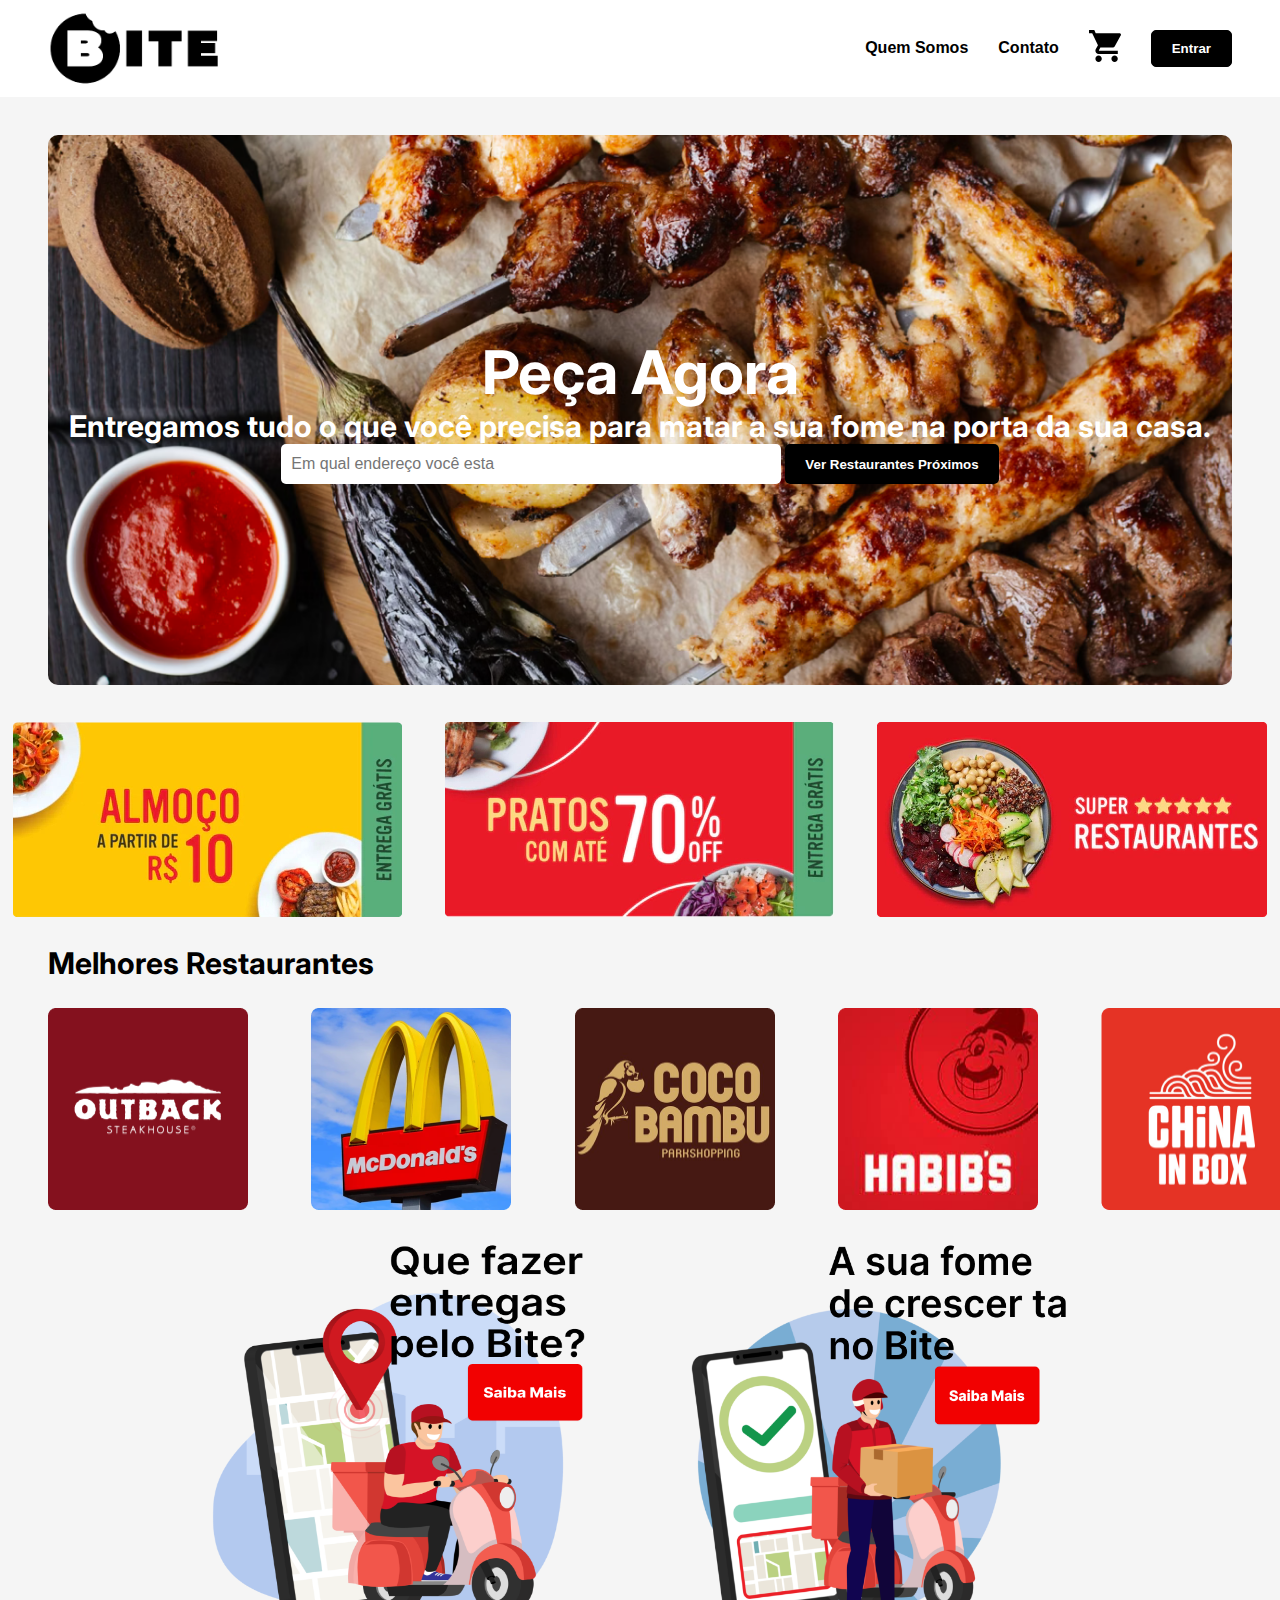
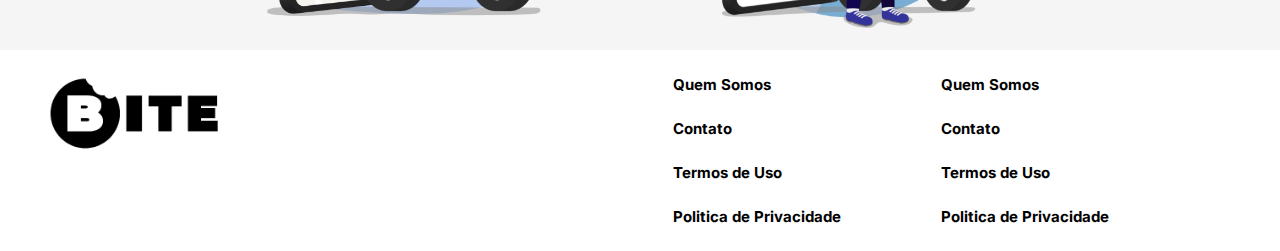
<file: index.html>
<!DOCTYPE html>
<html lang="en">
<head>
    <meta charset="UTF-8">
    <meta name="viewport" content="width=device-width, initial-scale=1.0">
    <link rel="stylesheet" href="style.css">
    <link rel="preconnect" href="https://fonts.googleapis.com">
    <link rel="preconnect" href="https://fonts.gstatic.com" crossorigin>
    <link href="https://fonts.googleapis.com/css2?family=Inter:ital,opsz,wght@0,14..32,100..900;1,14..32,100..900&display=swap" rel="stylesheet">
    <title>Bite</title>
</head>
<body>
    <header>
        <img class="logo" src="img/Logo-removebg-preview.png" alt="Logo">
        <div>
            <a class="btnQuemSomos" href="">Quem Somos</a>
            <a class="btnContato" href="">Contato</a>
            <a href=""><img class="btnCarrinho" src="img/shopping-cart_icon-icons.com_72552.svg" alt=""></a>
            <button class="btnEntrar">Entrar</button>
        </div>
    </header>
    <section class="section1">
        <div class="areaPesquisa">
            <h1 class="tituloAreaPesquisa">Peça Agora</h1>
            <h3>Entregamos tudo o que você precisa para matar a sua fome na porta da sua casa.</h3>
            <form action="">
                <input class="imputEndereço" type="text" placeholder="Em qual endereço você esta">
                <button class="btnRestaurantes">Ver Restaurantes Próximos</button>
            </form>
        </div>
        <div class="Promocoes">
            <img src="img/landing-banner-1.webp" alt="landing-banner-1">
            <img src="img/landing-banner-2.webp" alt="landing-banner-2">
            <img src="img/landing-banner-3.webp" alt="landing-banner-3">
        </div>
        <div class="melhoresRestaurantes">
            <h1>Melhores Restaurantes</h1>
            <div>
                <img src="img/outback.png" alt="">
                <img src="img/macdonalds.png" alt="">
                <img src="img/cocobambu.png" alt="">
                <img src="img/habibis.png" alt="">
                <img src="img/chinainbox.png" alt="">
            </div>
        </div>
        <div class="trabalheConosco">
            <img src="img/Group 1.png" alt="">
            <img src="img/Group 2.png" alt="">
        </div>
    </section>
    <footer>
        <img src="img/Logo-removebg-preview.png" alt="">
        <div class="opcoesFooter">
            <div>
                <h3>Quem Somos</h3>
                <h3>Contato</h3>
                <h3>Termos de Uso</h3>
                <h3>Politica de Privacidade</h3>
            </div>
            <div>
                <h3>Quem Somos</h3>
                <h3>Contato</h3>
                <h3>Termos de Uso</h3>
                <h3>Politica de Privacidade</h3>
            </div>
        </div>
    </footer>
</body>
</html>
</file>
<file: style.css>
*{
    margin: 0;
    padding: 0;
    box-sizing: border-box;
}
.btnEntrar{
    background-color: black;
    color: white;
    padding: 10px 20px;
    border: none;
    border-radius: 5px;
    cursor: pointer;
    font-weight: bolder;
    font-family: Arial, Helvetica, sans-serif;
    border: 1px solid black;
}
.btnEntrar:hover{
    background-color: white;
    color: black;
    /* border: 1px solid black; */
}
.btnQuemSomos{
    color: black;
    text-decoration: none;
    font-weight: bolder;
    font-family: Arial, Helvetica, sans-serif;
}
.btnContato{
    color: black;
    text-decoration: none;
    font-weight: bolder;
    font-family: Arial, Helvetica, sans-serif;
}
.btnCarrinho{
    height: 32px;
}
header{
    display: flex; 
    justify-content: flex-end;
    align-items: center;
    width: 100%;
    padding-top: 10px;
    padding-bottom: 10px;
    background-color: white;
    position: fixed;
}

.logo{
    width: 175px; 
    margin-right: auto; 
    margin-left: 48px;
}

/* header :first-child {
    width: 175px; 
    margin-right: auto; 
    margin-left: 30px;
} */

header div{
    display: flex; 
    align-items: center; 
    margin-right: 48px;
    justify-content: space-evenly;
    gap: 30px;
}
/*                             aqui acaba o header                                 */

.section1{
    height: 1650px;
    background-color: #F5F5F5;
    padding-top: 86.92px;
}
.areaPesquisa{
    background-image: url('img/Header\ with\ image.png');
    background-size: cover;
    background-position: center;
    height: 550px;
    margin: 48px 48px 10px 48px;
    border-radius: 10px;
    display: flex;
    justify-content: center;
    align-items: center;
    flex-direction: column;
}
.tituloAreaPesquisa{
    font-size: 60px;
    font-family: Arial, Helvetica, sans-serif;
    color: white;
    text-align: center;
    font-weight: bolder;
    font-family: "Inter";
}
div h3{
    font-size: 30px;
    font-family: Arial, Helvetica, sans-serif;
    color: white;
    text-align: center;
    font-weight: bolder;
    font-family: "Inter";
}
.btnRestaurantes{
    background-color: black;
    color: white;
    padding: 10px 20px;
    border: none;
    border-radius: 5px;
    cursor: pointer;
    font-weight: bolder;
    font-family: Arial, Helvetica, sans-serif;
    height: 40px;
}
.btnRestaurantes:hover{
    background-color: white;
    color: black;
}
.imputEndereço{
    width: 500px;
    height: 40px;
    border-radius: 5px;
    border: none;
    padding-left: 10px;
    font-family: Arial, Helvetica, sans-serif;
    font-size: 16px;
}
/*                        a barra de pesquisa termina aqui                    */
/* segunda parte da section */
.Promocoes{
    display: flex;
    justify-content: center;
    align-items: center;
    height: 250px;
    gap: 43px;
}
.melhoresRestaurantes{
    margin: 0px 48px;
}
.melhoresRestaurantes h1{
    font-size: 30px;
    font-family: "Inter";
    color: black;
    font-weight: bolder;
}
.melhoresRestaurantes div{
    display: flex;
    gap: 63.25px;
    margin-top: 27.5px;
}
.trabalheConosco{
    display: flex;
    justify-content: center;
    gap: 70px;
    margin-top: 30px;
}
.trabalheConosco img{
    width: 400px;
    height: 400px;
}
/* aqui termina o body */
/* aqui começa o footer */
footer{
    display: flex;
    width: 1253px;
    margin-left: 48px;
    margin-top: 25px;
}
footer img{
    width: 175px; 
    height: 76.92px;
    margin-right: 450px; 
}
footer h3{
    font-size: 15px;
    font-family: "Inter";
    color: black;
    font-weight: bolder;
    text-align: left;
    margin-bottom: 25px;
}
.opcoesFooter{
    display: flex;
    gap: 100px;
}
</file>
